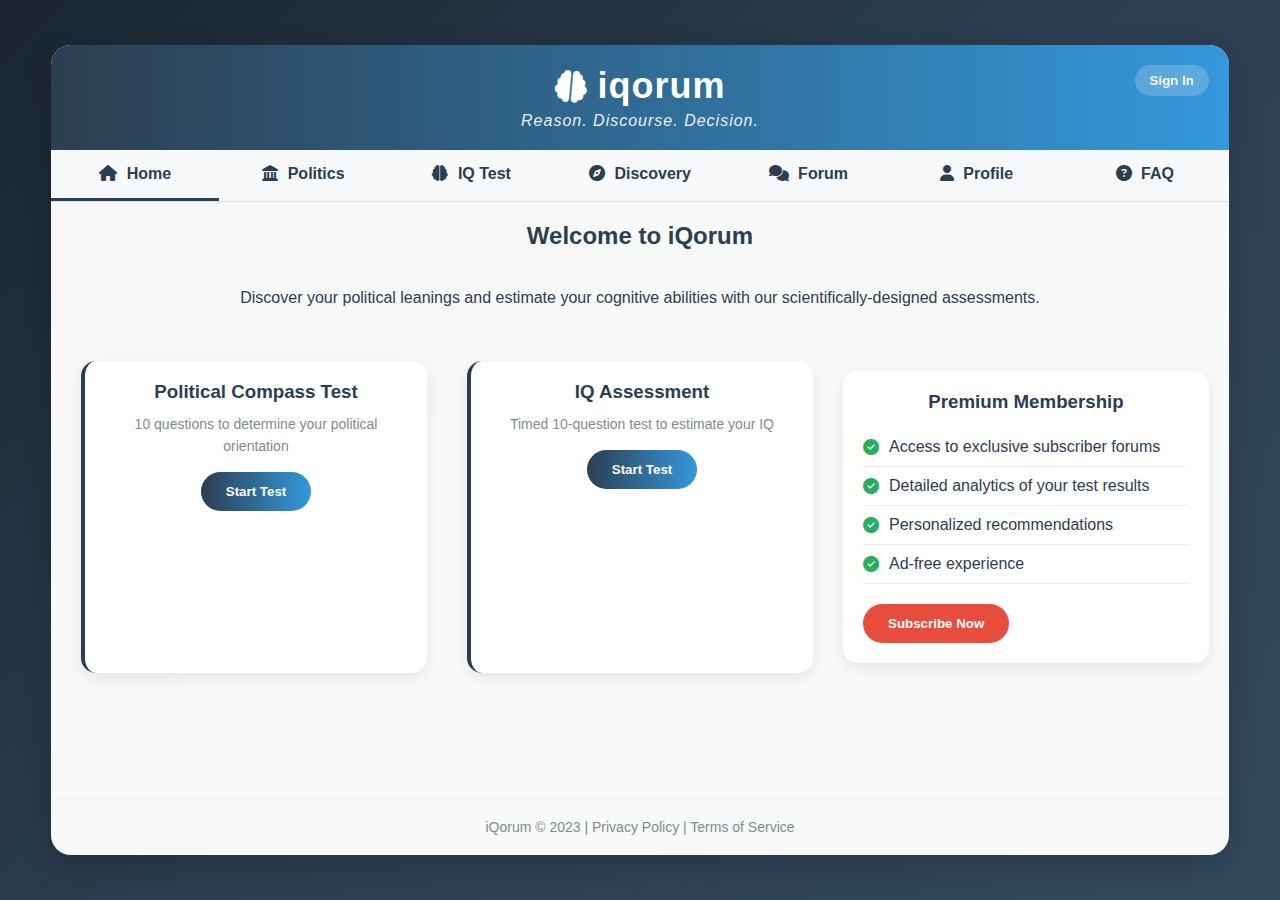
<file: .test.merge.html>
<!DOCTYPE html>
<html lang="en">
<head>
    <meta charset="UTF-8">
    <meta name="viewport" content="width=device-width, initial-scale=1.0">
    <title>iQorum - Intelligent Political Discourse</title>
    <link rel="stylesheet" href="https://cdnjs.cloudflare.com/ajax/libs/font-awesome/6.4.0/css/all.min.css">
    <style>
        * {
            margin: 0;
            padding: 0;
            box-sizing: border-box;
            font-family: 'Segoe UI', Tahoma, Geneva, Verdana, sans-serif;
        }
        
        :root {
            --primary: #2c3e50;
            --secondary: #3498db;
            --accent: #e74c3c;
            --dark: #1a2530;
            --light: #f8f9fa;
            --text: #2c3e50;
            --text-light: #7f8c8d;
            --success: #27ae60;
            --warning: #f39c12;
            --danger: #e74c3c;
        }
        
        body {
            background: linear-gradient(135deg, var(--dark), #2c3e50, #34495e);
            color: var(--text);
            min-height: 100vh;
            padding: 20px;
            display: flex;
            justify-content: center;
            align-items: center;
        }
        
        .container {
            width: 100%;
            max-width: 1200px;
            margin: 0 auto;
            background: rgba(255, 255, 255, 0.97);
            border-radius: 20px;
            box-shadow: 0 10px 30px rgba(0, 0, 0, 0.2);
            overflow: hidden;
            display: flex;
            flex-direction: column;
            min-height: 90vh;
        }
        
        header {
            background: linear-gradient(to right, var(--primary), var(--secondary));
            color: white;
            padding: 20px;
            text-align: center;
            position: relative;
            flex-shrink: 0;
        }
        
        .logo {
            font-size: 36px;
            font-weight: 800;
            margin-bottom: 5px;
            display: flex;
            align-items: center;
            justify-content: center;
            gap: 10px;
            letter-spacing: 1px;
            text-transform: lowercase;
            font-family: 'Trebuchet MS', sans-serif;
        }
        
        .logo-icon {
            font-size: 32px;
            transform: rotate(5deg);
        }
        
        .tagline {
            font-size: 16px;
            opacity: 0.9;
            font-style: italic;
            margin-top: 5px;
            letter-spacing: 1px;
        }
        
        .tabs {
            display: flex;
            background: var(--light);
            border-bottom: 1px solid #e0e0e0;
            overflow-x: auto;
            scrollbar-width: none;
            flex-shrink: 0;
            z-index: 100;
        }
        
        .tabs::-webkit-scrollbar {
            display: none;
        }
        
        .tab {
            flex: 1;
            min-width: 90px;
            padding: 15px 12px;
            text-align: center;
            font-weight: 600;
            cursor: pointer;
            transition: all 0.3s ease;
            border-bottom: 3px solid transparent;
            white-space: nowrap;
        }
        
        .tab.active {
            border-bottom: 3px solid var(--primary);
            color: var(--primary);
        }
        
        .tab i {
            margin-right: 5px;
        }
        
        .content {
            flex: 1;
            display: flex;
            flex-direction: column;
            overflow: hidden;
            position: relative;
        }
        
        .section {
            display: none;
            flex-direction: column;
            padding: 20px;
            overflow-y: auto;
            height: 100%;
        }
        
        .section.active {
            display: flex;
            animation: fadeIn 0.5s ease;
        }
        
        @keyframes fadeIn {
            from { opacity: 0; transform: translateY(10px); }
            to { opacity: 1; transform: translateY(0); }
        }

        .section-content {
            flex: 1;
            overflow-y: auto;
            padding: 10px;
        }
        
        .welcome {
            text-align: center;
        }
        
        .welcome h2 {
            color: var(--primary);
            margin-bottom: 15px;
        }
        
        .welcome p {
            margin-bottom: 20px;
            line-height: 1.6;
        }
        
        .app-card {
            background: white;
            border-radius: 15px;
            padding: 20px;
            margin: 20px 0;
            box-shadow: 0 5px 15px rgba(0, 0, 0, 0.08);
            text-align: center;
            transition: transform 0.3s ease;
            cursor: pointer;
            border-left: 4px solid var(--primary);
        }
        
        .app-card:active {
            transform: scale(0.98);
        }
        
        .app-card h3 {
            color: var(--primary);
            margin-bottom: 10px;
        }
        
        .app-card p {
            color: var(--text-light);
            margin-bottom: 15px;
            font-size: 14px;
        }
        
        .btn {
            background: linear-gradient(to right, var(--primary), var(--secondary));
            color: white;
            border: none;
            padding: 12px 25px;
            border-radius: 50px;
            font-weight: 600;
            cursor: pointer;
            transition: all 0.3s ease;
            display: inline-block;
            text-decoration: none;
        }
        
        .btn:hover {
            opacity: 0.9;
            transform: translateY(-2px);
        }
        
        .btn-secondary {
            background: var(--light);
            color: var(--text);
        }
        
        .btn-accent {
            background: var(--accent);
            color: white;
        }
        
        .question {
            margin-bottom: 25px;
        }
        
        .question-text {
            font-weight: 600;
            margin-bottom: 15px;
            font-size: 18px;
        }
        
        .options {
            display: flex;
            flex-direction: column;
            gap: 12px;
        }
        
        .option {
            padding: 15px;
            background: #f5f7fb;
            border-radius: 10px;
            cursor: pointer;
            transition: all 0.2s ease;
            border: 2px solid transparent;
        }
        
        .option:hover {
            background: #e8eef9;
        }
        
        .option.selected {
            border-color: var(--primary);
            background: #e3eaf6;
        }
        
        .timer {
            text-align: center;
            font-size: 24px;
            font-weight: bold;
            color: var(--primary);
            margin: 20px 0;
        }
        
        .result {
            text-align: center;
            padding: 20px;
        }
        
        .result h3 {
            color: var(--primary);
            margin-bottom: 15px;
        }
        
        .score {
            font-size: 32px;
            font-weight: bold;
            color: var(--secondary);
            margin: 20px 0;
        }
        
        .political-compass {
            width: 300px;
            height: 300px;
            margin: 20px auto;
            background: #f0f4f9;
            border-radius: 10px;
            position: relative;
            border: 1px solid #ccc;
        }
        
        .compass-point {
            position: absolute;
            width: 20px;
            height: 20px;
            background: var(--accent);
            border-radius: 50%;
            transform: translate(-50%, -50%);
        }
        
        .discovery-grid {
            display: grid;
            grid-template-columns: repeat(auto-fill, minmax(140px, 1fr));
            gap: 15px;
            margin-top: 20px;
        }
        
        .discovery-item {
            background: white;
            border-radius: 12px;
            padding: 15px;
            text-align: center;
            box-shadow: 0 4px 8px rgba(0, 0, 0, 0.08);
            cursor: pointer;
            transition: transform 0.2s ease;
        }
        
        .discovery-item:hover {
            transform: translateY(-5px);
        }
        
        .discovery-item i {
            font-size: 24px;
            color: var(--primary);
            margin-bottom: 10px;
        }
        
        .forum-container {
            margin-top: 20px;
        }
        
        .forum-tabs {
            display: flex;
            gap: 10px;
            margin-bottom: 20px;
            overflow-x: auto;
            scrollbar-width: none;
        }
        
        .forum-tabs::-webkit-scrollbar {
            display: none;
        }
        
        .forum-tab {
            padding: 10px 20px;
            background: var(--light);
            border-radius: 50px;
            cursor: pointer;
            white-space: nowrap;
            font-weight: 600;
        }
        
        .forum-tab.active {
            background: var(--primary);
            color: white;
        }
        
        .forum-content {
            display: none;
        }
        
        .forum-content.active {
            display: block;
        }
        
        .thread {
            background: white;
            border-radius: 12px;
            padding: 15px;
            margin-bottom: 15px;
            box-shadow: 0 2px 5px rgba(0, 0, 0, 0.08);
            transition: transform 0.2s ease;
        }
        
        .thread:hover {
            transform: translateY(-3px);
        }
        
        .thread-header {
            display: flex;
            justify-content: space-between;
            margin-bottom: 10px;
            font-size: 14px;
            color: var(--text-light);
        }
        
        .thread-title {
            font-weight: 600;
            margin-bottom: 10px;
            color: var(--primary);
        }
        
        .thread-preview {
            font-size: 14px;
            color: var(--text-light);
            margin-bottom: 10px;
        }
        
        .thread-meta {
            display: flex;
            gap: 15px;
            font-size: 12px;
            color: var(--text-light);
        }
        
        .locked-room {
            position: relative;
        }
        
        .locked-room::after {
            content: '';
            position: absolute;
            top: 0;
            left: 0;
            right: 0;
            bottom: 0;
            background: rgba(255, 255, 255, 0.8);
            border-radius: 12px;
            display: flex;
            align-items: center;
            justify-content: center;
            color: var(--accent);
            font-weight: bold;
            font-size: 18px;
        }
        
        .locked-room::before {
            content: '\f023';
            font-family: 'Font Awesome 5 Free';
            font-weight: 900;
            position: absolute;
            top: 50%;
            left: 50%;
            transform: translate(-50%, -50%);
            z-index: 2;
            font-size: 24px;
            color: var(--accent);
        }
        
        .feedback-form {
            background: white;
            border-radius: 15px;
            padding: 20px;
            margin-top: 20px;
            box-shadow: 0 5px 15px rgba(0, 0, 0, 0.08);
        }
        
        .form-group {
            margin-bottom: 15px;
        }
        
        .form-group label {
            display: block;
            margin-bottom: 5px;
            font-weight: 600;
        }
        
        .form-group input,
        .form-group textarea,
        .form-group select {
            width: 100%;
            padding: 12px;
            border: 1px solid #ddd;
            border-radius: 8px;
            font-size: 16px;
        }
        
        .form-group textarea {
            min-height: 120px;
            resize: vertical;
        }
        
        .faq-item {
            margin-bottom: 20px;
        }
        
        .faq-question {
            font-weight: 600;
            color: var(--primary);
            margin-bottom: 10px;
            cursor: pointer;
            display: flex;
            justify-content: space-between;
            align-items: center;
        }
        
        .faq-answer {
            color: var(--text-light);
            line-height: 1.6;
            padding: 10px;
            background: var(--light);
            border-radius: 8px;
        }
        
        footer {
            text-align: center;
            padding: 20px;
            color: var(--text-light);
            font-size: 14px;
            border-top: 1px solid #eee;
            flex-shrink: 0;
        }
        
        .progress-bar {
            height: 6px;
            background: #e0e0e0;
            border-radius: 3px;
            margin-bottom: 20px;
            overflow: hidden;
        }
        
        .progress {
            height: 100%;
            background: linear-gradient(to right, var(--primary), var(--secondary));
            width: 0%;
            transition: width 0.3s ease;
        }
        
        .subscription-info {
            background: white;
            border-radius: 15px;
            padding: 20px;
            margin: 20px 0;
            box-shadow: 0 5px 15px rgba(0, 0, 0, 0.08);
        }
        
        .subscription-info h3 {
            color: var(--primary);
            margin-bottom: 15px;
            text-align: center;
        }
        
        .benefits-list {
            list-style-type: none;
            margin-bottom: 20px;
        }
        
        .benefits-list li {
            padding: 10px 0;
            border-bottom: 1px solid #eee;
            display: flex;
            align-items: center;
            gap: 10px;
        }
        
        .benefits-list li i {
            color: var(--success);
        }
        
        /* Profile Section Styles */
        .profile-container {
            padding: 20px;
        }
        
        .profile-header {
            display: flex;
            align-items: center;
            gap: 20px;
            margin-bottom: 30px;
        }
        
        .profile-avatar {
            width: 80px;
            height: 80px;
            border-radius: 50%;
            background: linear-gradient(to right, var(--primary), var(--secondary));
            display: flex;
            align-items: center;
            justify-content: center;
            color: white;
            font-size: 32px;
            font-weight: bold;
        }
        
        .profile-info h2 {
            color: var(--primary);
            margin-bottom: 5px;
        }
        
        .profile-info p {
            color: var(--text-light);
        }
        
        .profile-stats {
            display: grid;
            grid-template-columns: repeat(2, 1fr);
            gap: 15px;
            margin-bottom: 30px;
        }
        
        .stat-card {
            background: white;
            border-radius: 12px;
            padding: 15px;
            text-align: center;
            box-shadow: 0 4px 8px rgba(0, 0, 0, 0.08);
        }
        
        .stat-value {
            font-size: 24px;
            font-weight: bold;
            color: var(--primary);
            margin-bottom: 5px;
        }
        
        .stat-label {
            color: var(--text-light);
            font-size: 14px;
        }
        
        .profile-section {
            background: white;
            border-radius: 15px;
            padding: 20px;
            margin-bottom: 20px;
            box-shadow: 0 5px 15px rgba(0, 0, 0, 0.08);
        }
        
        .profile-section h3 {
            color: var(--primary);
            margin-bottom: 15px;
            padding-bottom: 10px;
            border-bottom: 1px solid #eee;
        }
        
        .test-history {
            list-style-type: none;
        }
        
        .test-history li {
            padding: 15px 0;
            border-bottom: 1px solid #eee;
            display: flex;
            justify-content: space-between;
            align-items: center;
        }
        
        .test-history li:last-child {
            border-bottom: none;
        }
        
        .test-info {
            flex: 1;
        }
        
        .test-name {
            font-weight: 600;
            color: var(--primary);
            margin-bottom: 5px;
        }
        
        .test-date {
            font-size: 14px;
            color: var(--text-light);
        }
        
        .test-result {
            font-weight: 600;
            color: var(--secondary);
        }
        
        .privacy-note {
            background: #f8f9fa;
            border-left: 4px solid var(--primary);
            padding: 15px;
            margin: 20px 0;
            border-radius: 4px;
            font-size: 14px;
        }
        
        .privacy-note i {
            color: var(--primary);
            margin-right: 10px;
        }
        
        .login-btn {
            position: absolute;
            top: 20px;
            right: 20px;
            background: rgba(255, 255, 255, 0.2);
            color: white;
            border: none;
            padding: 8px 15px;
            border-radius: 50px;
            font-weight: 600;
            cursor: pointer;
            backdrop-filter: blur(10px);
        }
        
        @media (max-width: 480px) {
            .container {
                border-radius: 15px;
            }
            
            .tab {
                font-size: 14px;
                padding: 12px 8px;
            }
            
            .tab i {
                margin-right: 3px;
            }
            
            .logo {
                font-size: 28px;
            }
            
            .logo-icon {
                font-size: 28px;
            }
            
            .profile-stats {
                grid-template-columns: 1fr;
            }
            
            .profile-header {
                flex-direction: column;
                text-align: center;
            }
            
            .login-btn {
                position: relative;
                top: 0;
                right: 0;
                margin-top: 10px;
            }
        }

        /* Tablet and Desktop Styles */
        @media (min-width: 768px) {
            .container {
                height: 85vh;
                max-height: 800px;
            }
            
            .tabs {
                position: sticky;
                top: 0;
                z-index: 100;
            }
            
            .tab {
                min-width: 120px;
            }
            
            .content {
                overflow-y: auto;
            }
            
            .welcome {
                display: grid;
                grid-template-columns: 1fr 1fr;
                gap: 20px;
                text-align: left;
            }
            
            .welcome > h2, .welcome > p {
                grid-column: 1 / -1;
                text-align: center;
            }
            
            .discovery-grid {
                grid-template-columns: repeat(auto-fill, minmax(180px, 1fr));
            }
            
            .forum-container {
                flex-direction: row;
            }
            
            .forum-tabs {
                flex-direction: column;
                width: 200px;
                margin-right: 20px;
                margin-bottom: 0;
            }
            
            .forum-content {
                flex-grow: 1;
            }
            
            .profile-header {
                flex-direction: row;
                text-align: left;
            }
            
            .profile-stats {
                grid-template-columns: repeat(4, 1fr);
            }
        }
        
        @media (max-width: 767px) {
            .container {
                height: 92vh;
            }
            
            body {
                padding: 15px;
            }
            
            .tabs {
                position: sticky;
                top: 0;
                z-index: 100;
            }
        }

        /* Large Desktop Styles */
        @media (min-width: 1024px) {
            .container {
                max-width: 95%;
                margin: 2.5vh auto;
                height: 95vh;
            }
            
            .content {
                flex-direction: row;
                flex-wrap: wrap;
            }
            
            .section {
                flex: 1;
            }
            
            .welcome {
                grid-template-columns: 1fr 1fr 1fr;
            }
            
            .app-card {
                margin: 10px;
            }
        }
        
        /* Landscape Mobile Optimization */
        @media (max-height: 600px) and (orientation: landscape) {
            .container {
                height: 94vh;
                max-height: none;
            }
            
            header {
                padding: 15px 20px;
            }
            
            .logo {
                font-size: 28px;
                margin-bottom: 0;
            }
            
            .tagline {
                font-size: 14px;
            }
            
            .tabs {
                padding: 8px 0;
            }
            
            .tab {
                padding: 10px 8px;
                font-size: 14px;
            }
            
            .section {
                padding: 15px;
            }
        }

        /* Fix for tab visibility in desktop and landscape */
        @media (min-width: 768px), (max-height: 600px) and (orientation: landscape) {
            .content {
                overflow: visible;
            }
            
            .tabs {
                position: sticky;
                top: 0;
                z-index: 100;
                background: var(--light);
            }
            
            .section.active {
                overflow-y: auto;
                max-height: calc(100vh - 150px);
            }
        }
    </style>
</head>
<body>
    <div class="container">
        <header>
            <div class="logo">
                <i class="fas fa-brain logo-icon"></i>
                <span>iQorum</span>
            </div>
            <div class="tagline">Reason. Discourse. Decision.</div>
            <button class="login-btn">Sign In</button>
        </header>
        
        <div class="tabs">
            <div class="tab active" data-tab="home"><i class="fas fa-home"></i> Home</div>
            <div class="tab" data-tab="politics"><i class="fas fa-landmark"></i> Politics</div>
            <div class="tab" data-tab="iq"><i class="fas fa-brain"></i> IQ Test</div>
            <div class="tab" data-tab="discovery"><i class="fas fa-compass"></i> Discovery</div>
            <div class="tab" data-tab="forum"><i class="fas fa-comments"></i> Forum</div>
            <div class="tab" data-tab="profile"><i class="fas fa-user"></i> Profile</div>
            <div class="tab" data-tab="faq"><i class="fas fa-question-circle"></i> FAQ</div>
        </div>
        
        <div class="content">
            <div class="section active" id="home">
                <div class="welcome">
                    <h2>Welcome to iQorum</h2>
                    <p>Discover your political leanings and estimate your cognitive abilities with our scientifically-designed assessments.</p>
                    
                    <div class="app-card" data-app="politics">
                        <h3>Political Compass Test</h3>
                        <p>10 questions to determine your political orientation</p>
                        <button class="btn">Start Test</button>
                    </div>
                    
                    <div class="app-card" data-app="iq">
                        <h3>IQ Assessment</h3>
                        <p>Timed 10-question test to estimate your IQ</p>
                        <button class="btn">Start Test</button>
                    </div>
                    
                    <div class="subscription-info">
                        <h3>Premium Membership</h3>
                        <ul class="benefits-list">
                            <li><i class="fas fa-check-circle"></i> Access to exclusive subscriber forums</li>
                            <li><i class="fas fa-check-circle"></i> Detailed analytics of your test results</li>
                            <li><i class="fas fa-check-circle"></i> Personalized recommendations</li>
                            <li><i class="fas fa-check-circle"></i> Ad-free experience</li>
                        </ul>
                        <button class="btn btn-accent">Subscribe Now</button>
                    </div>
                </div>
            </div>
            
            <div class="section" id="politics">
                <div class="progress-bar">
                    <div class="progress" id="politics-progress"></div>
                </div>
                
                <!-- Political Questions -->
                <div class="question active" id="politics-question-1">
                    <div class="question-text">1. What should be the government's primary role in the economy?</div>
                    <div class="options">
                        <div class="option" data-value="lib">Minimal intervention, free markets work best</div>
                        <div class="option" data-value="auth">Strong regulation to protect workers and consumers</div>
                        <div class="option" data-value="left">Redistribution of wealth and public ownership</div>
                        <div class="option" data-value="right">Creating favorable conditions for business growth</div>
                    </div>
                </div>
                
                <div class="question" id="politics-question-2">
                    <div class="question-text">2. How should society address income inequality?</div>
                    <div class="options">
                        <div class="option" data-value="left">Progressive taxation and wealth redistribution</div>
                        <div class="option" data-value="right">Encourage entrepreneurship and economic growth</div>
                        <div class="option" data-value="lib">Reduce government and let charity address needs</div>
                        <div class="option" data-value="auth">Government should mandate living wages and price controls</div>
                    </div>
                </div>
                
                <div class="question" id="politics-question-3">
                    <div class="question-text">3. What is your view on national defense spending?</div>
                    <div class="options">
                        <div class="option" data-value="left">Significantly reduce military spending</div>
                        <div class="option" data-value="lib">Maintain current levels with more oversight</div>
                        <div class="option" data-value="right">Increase spending to ensure national security</div>
                        <div class="option" data-value="auth">Spend whatever is necessary for absolute security</div>
                    </div>
                </div>
                
                <div class="question" id="politics-question-4">
                    <div class="question-text">4. How should healthcare be provided?</div>
                    <div class="options">
                        <div class="option" data-value="left">Universal healthcare funded by taxes</div>
                        <div class="option" data-value="auth">Government-regulated private system with mandates</div>
                        <div class="option" data-value="right">Private healthcare with minimal government involvement</div>
                        <div class="option" data-value="lib">Free market solutions with charity for those in need</div>
                    </div>
                </div>
                
                <div class="question" id="politics-question-5">
                    <div class="question-text">5. What is your stance on immigration?</div>
                    <div class="options">
                        <div class="option" data-value="left">Open borders with path to citizenship for all</div>
                        <div class="option" data-value="lib">Moderate immigration with simplified processes</div>
                        <div class="option" data-value="right">Strict vetting with emphasis on economic contribution</div>
                        <div class="option" data-value="auth">Strong borders with limited immigration</div>
                    </div>
                </div>
                
                <div class="question" id="politics-question-6">
                    <div class="question-text">6. How should education be managed?</div>
                    <div class="options">
                        <div class="option" data-value="left">Fully public education with equal funding for all</div>
                        <div class="option" data-value="auth">National standards with government oversight</div>
                        <div class="option" data-value="right">School choice with private options</div>
                        <div class="option" data-value="lib">Complete privatization of education</div>
                    </div>
                </div>
                
                <div class="question" id="politics-question-7">
                    <div class="question-text">7. What is your view on environmental regulation?</div>
                    <div class="options">
                        <div class="option" data-value="left">Strong regulations to protect the environment at any cost</div>
                        <div class="option" data-value="auth">Government should set and enforce strict standards</div>
                        <div class="option" data-value="right">Balance between environment and economic growth</div>
                        <div class="option" data-value="lib">Market-based solutions without heavy regulation</div>
                    </div>
                </div>
                
                <div class="question" id="politics-question-8">
                    <div class="question-text">8. How should social issues like marriage be handled?</div>
                    <div class="options">
                        <div class="option" data-value="left">Government should ensure equal rights for all</div>
                        <div class="option" data-value="lib">Government should not be involved in personal relationships</div>
                        <div class="option" data-value="right">Traditional values should be promoted</div>
                        <div class="option" data-value="auth">Government should enforce moral standards</div>
                    </div>
                </div>
                
                <div class="question" id="politics-question-9">
                    <div class="question-text">9. What is your view on gun control?</div>
                    <div class="options">
                        <div class="option" data-value="left">Strict gun control measures</div>
                        <div class="option" data-value="auth">Licensing and registration requirements</div>
                        <div class="option" data-value="right">Protect Second Amendment rights</div>
                        <div class="option" data-value="lib">Minimal restrictions on gun ownership</div>
                    </div>
                </div>
                
                <div class="question" id="politics-question-10">
                    <div class="question-text">10. How should government address crime?</div>
                    <div class="options">
                        <div class="option" data-value="left">Address root causes through social programs</div>
                        <div class="option" data-value="auth">Strong law enforcement and longer sentences</div>
                        <div class="option" data-value="right">Support police and punish offenders</div>
                        <div class="option" data-value="lib">Focus on individual rights and limited policing</div>
                    </div>
                </div>
                
                <div id="politics-result" class="result">
                    <h3>Your Political Compass</h3>
                    <p>Based on your answers, your political orientation is:</p>
                    <div class="score" id="politics-score">Centrist</div>
                    <div class="political-compass">
                        <div class="compass-point" id="user-point"></div>
                    </div>
                    <p id="politics-description">You show balanced views on both economic and social dimensions.</p>
                    <button class="btn" id="politics-restart">Take Again</button>
                </div>
            </div>
            
            <div class="section" id="iq">
                <div class="timer" id="iq-timer">10:00</div>
                <div class="progress-bar">
                    <div class="progress" id="iq-progress"></div>
                </div>
                
                <!-- IQ Questions -->
                <div class="question active" id="iq-question-1">
                    <div class="question-text">1. Which number comes next in the sequence: 2, 4, 8, 16, ?</div>
                    <div class="options">
                        <div class="option" data-value="incorrect">24</div>
                        <div class="option" data-value="correct">32</div>
                        <div class="option" data-value="incorrect">30</div>
                        <div class="option" data-value="incorrect">18</div>
                    </div>
                </div>
                
                <div class="question" id="iq-question-2">
                    <div class="question-text">2. If all Bloops are Razzies and all Razzies are Lazzies, then all Bloops are definitely Lazzies?</div>
                    <div class="options">
                        <div class="option" data-value="correct">True</div>
                        <div class="option" data-value="incorrect">False</div>
                    </div>
                </div>
                
                <div class="question" id="iq-question-3">
                    <div class="question-text">3. Which word does not belong: Apple, Banana, Carrot, Orange</div>
                    <div class="options">
                        <div class="option" data-value="incorrect">Apple</div>
                        <div class="option" data-value="incorrect">Banana</div>
                        <div class="option" data-value="correct">Carrot</div>
                        <div class="option" data-value="incorrect">Orange</div>
                    </div>
                </div>
                
                <div class="question" id="iq-question-4">
                    <div class="question-text">4. If you rearrange the letters "CIFAIPC" you would have the name of a(n):</div>
                    <div class="options">
                        <div class="option" data-value="incorrect">City</div>
                        <div class="option" data-value="incorrect">Animal</div>
                        <div class="option" data-value="incorrect">Ocean</div>
                        <div class="option" data-value="correct">Country</div>
                    </div>
                </div>
                
                <div class="question" id="iq-question-5">
                    <div class="question-text">5. Which one of the five is least like the other four?</div>
                    <div class="options">
                        <div class="option" data-value="incorrect">Dog</div>
                        <div class="option" data-value="incorrect">Mouse</div>
                        <div class="option" data-value="incorrect">Lion</div>
                        <div class="option" data-value="correct">Snake</div>
                    </div>
                </div>
                
                <div class="question" id="iq-question-6">
                    <div class="question-text">6. If some Wocks are Sliobs, and some Sliobs are Enacs, then some Wocks are definitely Enacs.</div>
                    <div class="options">
                        <div class="option" data-value="incorrect">True</div>
                        <div class="option" data-value="correct">False</div>
                    </div>
                </div>
                
                <div class="question" id="iq-question-7">
                    <div class="question-text">7. Which number should come next in the pattern: 37, 34, 31, 28, ?</div>
                    <div class="options">
                        <div class="option" data-value="incorrect">26</div>
                        <div class="option" data-value="correct">25</div>
                        <div class="option" data-value="incorrect">23</div>
                        <div class="option" data-value="incorrect">21</div>
                    </div>
                </div>
                
                <div class="question" id="iq-question-8">
                    <div class="question-text">8. Choose the word most similar to "Trust":</div>
                    <div class="options">
                        <div class="option" data-value="incorrect">Doubt</div>
                        <div class="option" data-value="incorrect">Suspect</div>
                        <div class="option" data-value="correct">Confidence</div>
                        <div class="option" data-value="incorrect">Question</div>
                    </div>
                </div>
                
                <div class="question" id="iq-question-9">
                    <div class="question-text">9. If all Zips are Zaps and some Zaps are Zops, then some Zips are definitely Zops.</div>
                    <div class="options">
                        <div class="option" data-value="incorrect">True</div>
                        <div class="option" data-value="correct">False</div>
                    </div>
                </div>
                
                <div class="question" id="iq-question-10">
                    <div class="question-text">10. What is the missing number in the sequence: 4, 9, 16, 25, ?</div>
                    <div class="options">
                        <div class="option" data-value="incorrect">34</div>
                        <div class="option" data-value="incorrect">38</div>
                        <div class="option" data-value="correct">36</div>
                        <div class="option" data-value="incorrect">41</div>
                    </div>
                </div>
                
                <div id="iq-result" class="result">
                    <h3>Your IQ Estimate</h3>
                    <p>Based on your performance, your estimated IQ is:</p>
                    <div class="score" id="iq-score">120</div>
                    <p id="iq-description">This places you in the above average range compared to the general population.</p>
                    <button class="btn" id="iq-restart">Take Again</button>
                </div>
            </div>
            
            <div class="section" id="discovery">
                <div class="welcome">
                    <h2>Discovery</h2>
                    <p>Explore insights about psychology, politics, and cognitive science.</p>
                </div>
                
                <div class="discovery-grid">
                    <div class="discovery-item">
                        <i class="fas fa-chart-line"></i>
                        <h4>Political Spectrum</h4>
                        <p>Understanding left vs. right</p>
                    </div>
                    <div class="discovery-item">
                        <i class="fas fa-brain"></i>
                        <h4>IQ Basics</h4>
                        <p>What IQ tests measure</p>
                    </div>
                    <div class="discovery-item">
                        <i class="fas fa-balance-scale"></i>
                        <h4>Cognitive Biases</h4>
                        <p>How we think</p>
                    </div>
                    <div class="discovery-item">
                        <i class="fas fa-globe"></i>
                        <h4>Worldview</h4>
                        <p>Shaping perspectives</p>
                    </div>
                    <div class="discovery-item">
                        <i class="fas fa-book"></i>
                        <h4>Resources</h4>
                        <p>Further reading</p>
                    </div>
                    <div class="discovery-item">
                        <i class="fas fa-user-friends"></i>
                        <h4>About Us</h4>
                        <p>Our methodology</p>
                    </div>
                </div>
                
                <div class="app-card">
                    <h3>Coming Soon</h3>
                    <p>User profiles, detailed analytics, and personalized recommendations</p>
                    <button class="btn">Notify Me</button>
                </div>
            </div>
            
            <div class="section" id="forum">
                <div class="welcome">
                    <h2>Community Forum</h2>
                    <p>Join the conversation and connect with other users.</p>
                </div>
                
                <div class="forum-tabs">
                    <div class="forum-tab active" data-forum="general">Active Discussion</div>
                    <div class="forum-tab" data-forum="pma">PMA (Positive Mental Attitude)</div>
                    <div class="forum-tab" data-forum="premium">Premium Lounge</div>
                </div>
                
                <div class="forum-content active" id="general-forum">
                    <div class="thread">
                        <div class="thread-header">
                            <span class="thread-author">JohnDoe</span>
                            <span class="thread-date">Today, 10:24 AM</span>
                        </div>
                        <div class="thread-title">What do you think about the latest political developments?</div>
                        <div class="thread-preview">I've been following the recent policy changes and wanted to get others' perspectives...</div>
                        <div class="thread-meta">
                            <span><i class="fas fa-comment"></i> 24 replies</span>
                            <span><i class="fas fa-eye"></i> 143 views</span>
                        </div>
                    </div>
                    
                    <div class="thread">
                        <div class="thread-header">
                            <span class="thread-author">PoliticalScientist</span>
                            <span class="thread-date">Yesterday, 4:56 PM</span>
                        </div>
                        <div class="thread-title">How accurate are these political tests really?</div>
                        <div class="thread-preview">I've taken several political compass tests and sometimes get different results...</div>
                        <div class="thread-meta">
                            <span><i class="fas fa-comment"></i> 18 replies</span>
                            <span><i class="fas fa-eye"></i> 98 views</span>
                        </div>
                    </div>
                    
                    <div class="thread">
                        <div class="thread-header">
                            <span class="thread-author">CuriousMind</span>
                            <span class="thread-date">Yesterday, 11:30 AM</span>
                        </div>
                        <div class="thread-title">Recommendations for learning more about political theory?</div>
                        <div class="thread-preview">I've become really interested in political ideologies lately and would like to...</div>
                        <div class="thread-meta">
                            <span><i class="fas fa-comment"></i> 32 replies</span>
                            <span><i class="fas fa-eye"></i> 210 views</span>
                        </div>
                    </div>
                    
                    <button class="btn">Start New Thread</button>
                </div>
                
                <div class="forum-content" id="pma-forum">
                    <div class="thread">
                        <div class="thread-header">
                            <span class="thread-author">PositivePaul</span>
                            <span class="thread-date">Today, 9:15 AM</span>
                        </div>
                        <div class="thread-title">Morning affirmations for a great day!</div>
                        <div class="thread-preview">I start every day with these positive affirmations and they've really changed my outlook...</div>
                        <div class="thread-meta">
                            <span><i class="fas fa-comment"></i> 15 replies</span>
                            <span><i class="fas fa-eye"></i> 87 views</span>
                        </div>
                    </div>
                    
                    <div class="thread">
                        <div class="thread-header">
                            <span class="thread-author">MindfulMary</span>
                            <span class="thread-date">Yesterday, 7:30 PM</span>
                        </div>
                        <div class="thread-title">Gratitude journaling practice</div>
                        <div class="thread-preview">I've been keeping a gratitude journal for 3 months now and wanted to share how it's...</div>
                        <div class="thread-meta">
                            <span><i class="fas fa-comment"></i> 22 replies</span>
                            <span><i class="fas fa-eye"></i> 124 views</span>
                        </div>
                    </div>
                    
                    <button class="btn">Start New Thread</button>
                </div>
                
                <div class="forum-content" id="premium-forum">
                    <div class="thread locked-room">
                        <div class="thread-header">
                            <span class="thread-author">Admin</span>
                            <span class="thread-date">Ongoing</span>
                        </div>
                        <div class="thread-title">Exclusive content for premium members</div>
                        <div class="thread-preview">This forum is reserved for our premium subscribers. Upgrade your account to access exclusive discussions, in-depth analysis, and special content.</div>
                        <div class="thread-meta">
                            <span><i class="fas fa-comment"></i> 56 replies</span>
                            <span><i class="fas fa-eye"></i> Subscribers only</span>
                        </div>
                    </div>
                    
                    <div class="subscription-info">
                        <h3>Unlock Premium Forums</h3>
                        <p>Upgrade your account to access exclusive subscriber-only content and discussions.</p>
                        <button class="btn btn-accent">Subscribe Now</button>
                    </div>
                </div>
            </div>
            
            <div class="section" id="profile">
                <div class="profile-container">
                    <div class="profile-header">
                        <div class="profile-avatar">JD</div>
                        <div class="profile-info">
                            <h2>JohnDoe</h2>
                            <p>Member since January 2023</p>
                        </div>
                    </div>
                    
                    <div class="privacy-note">
                        <i class="fas fa-shield-alt"></i>
                        Your privacy is protected. Only your username and test results are visible to others.
                    </div>
                    
                    <div class="profile-stats">
                        <div class="stat-card">
                            <div class="stat-value">Centrist</div>
                            <div class="stat-label">Political POS</div>
                        </div>
                        <div class="stat-card">
                            <div class="stat-value">124</div>
                            <div class="stat-label">IQ Level</div>
                        </div>
                        <div class="stat-card">
                            <div class="stat-value">12</div>
                            <div class="stat-label">Tests Taken</div>
                        </div>
                        <div class="stat-card">
                            <div class="stat-value">28</div>
                            <div class="stat-label">Forum Posts</div>
                        </div>
                    </div>
                    
                    <div class="profile-section">
                        <h3>Test History</h3>
                        <ul class="test-history">
                            <li>
                                <div class="test-info">
                                    <div class="test-name">Political Compass Test</div>
                                    <div class="test-date">Completed on: October 15, 2023</div>
                                </div>
                                <div class="test-result">Centrist</div>
                            </li>
                            <li>
                                <div class="test-info">
                                    <div class="test-name">IQ Assessment</div>
                                    <div class="test-date">Completed on: October 10, 2023</div>
                                </div>
                                <div class="test-result">124</div>
                            </li>
                            <li>
                                <div class="test-info">
                                    <div class="test-name">Political Compass Test</div>
                                    <div class="test-date">Completed on: September 28, 2023</div>
                                </div>
                                <div class="test-result">Center-Left</div>
                            </li>
                        </ul>
                    </div>
                    
                    <div class="profile-section">
                        <h3>Recent Forum Activity</h3>
                        <ul class="test-history">
                            <li>
                                <div class="test-info">
                                    <div class="test-name">How accurate are these political tests really?</div>
                                    <div class="test-date">Posted in: Active Discussion</div>
                                </div>
                                <div class="test-result">18 replies</div>
                            </li>
                            <li>
                                <div class="test-info">
                                    <div class="test-name">Morning affirmations for a great day!</div>
                                    <div class="test-date">Posted in: PMA</div>
                                </div>
                                <div class="test-result">5 replies</div>
                            </li>
                        </ul>
                    </div>
                </div>
            </div>
            
            <div class="section" id="faq">
                <div class="welcome">
                    <h2>Frequently Asked Questions</h2>
                    <p>Find answers to common questions about our platform and tests.</p>
                </div>
                
                <div class="faq-item">
                    <div class="faq-question">How accurate are the political test results? <i class="fas fa-chevron-down"></i></div>
                    <div class="faq-answer">Our political test is based on established political science frameworks and has been validated through extensive research. However, it's important to remember that these tests provide an estimate of your political leanings rather than a definitive categorization.</div>
                </div>
                
                <div class="faq-item">
                    <div class="faq-question">Is the IQ test a real IQ assessment? <i class="fas fa-chevron-down"></i></div>
                    <div class="faq-answer">Our IQ test is designed to provide an estimate of your cognitive abilities based on pattern recognition, logical reasoning, and problem-solving skills. While it correlates with standard IQ measures, it is not a substitute for a professionally administered IQ test.</div>
                </div>
                
                <div class="faq-item">
                    <div class="faq-question">How can I access premium features? <i class="fas fa-chevron-down"></i></div>
                    <div class="faq-answer">Premium features can be accessed by subscribing to our monthly or annual plan. This includes detailed analytics, personalized recommendations, and access to exclusive subscriber forums.</div>
                </div>
                
                <div class="faq-item">
                    <div class="faq-question">How do I reset my password? <i class="fas fa-chevron-down"></i></div>
                    <div class="faq-answer">You can reset your password by going to the login page and clicking on "Forgot Password". You'll receive an email with instructions to reset your password.</div>
                </div>
                
                <div class="faq-item">
                    <div class="faq-question">What information is visible on my public profile? <i class="fas fa-chevron-down"></i></div>
                    <div class="faq-answer">For privacy reasons, only your username, political orientation, and IQ level are visible to other users. Your email address and other personal information are never displayed publicly.</div>
                </div>
                
                <div class="feedback-form">
                    <h3>Submit Feedback</h3>
                    <p>We value your input! Let us know how we can improve.</p>
                    
                    <div class="form-group">
                        <label for="name">Name</label>
                        <input type="text" id="name" placeholder="Your name">
                    </div>
                    
                    <div class="form-group">
                        <label for="email">Email</label>
                        <input type="email" id="email" placeholder="Your email address">
                    </div>
                    
                    <div class="form-group">
                        <label for="category">Category</label>
                        <select id="category">
                            <option value="">Select a category</option>
                            <option value="test">Test Accuracy</option>
                            <option value="ui">User Interface</option>
                            <option value="feature">Feature Request</option>
                            <option value="bug">Bug Report</option>
                            <option value="other">Other</option>
                        </select>
                    </div>
                    
                    <div class="form-group">
                        <label for="message">Your Feedback</label>
                        <textarea id="message" placeholder="Please provide your feedback here..."></textarea>
                    </div>
                    
                    <button class="btn">Submit Feedback</button>
                </div>
            </div>
        </div>
        
        <footer>
            <p>iQorum &copy; 2023 | Privacy Policy | Terms of Service</p>
        </footer>
    </div>

    <script>
        document.addEventListener('DOMContentLoaded', function() {
            // Tab navigation
            const tabs = document.querySelectorAll('.tab');
            const sections = document.querySelectorAll('.section');
            
            tabs.forEach(tab => {
                tab.addEventListener('click', () => {
                    const tabName = tab.getAttribute('data-tab');
                    
                    // Update active tab
                    tabs.forEach(t => t.classList.remove('active'));
                    tab.classList.add('active');
                    
                    // Show corresponding section
                    sections.forEach(section => {
                        section.classList.remove('active');
                        if (section.id === tabName) {
                            section.classList.add('active');
                        }
                    });
                });
            });
            
            // App card navigation
            const appCards = document.querySelectorAll('.app-card');
            appCards.forEach(card => {
                card.addEventListener('click', (e) => {
                    if (e.target.classList.contains('btn') || card.getAttribute('data-app')) {
                        const app = card.getAttribute('data-app');
                        
                        // Update active tab
                        tabs.forEach(t => t.classList.remove('active'));
                        document.querySelector(`.tab[data-tab="${app}"]`).classList.add('active');
                        
                        // Show corresponding section
                        sections.forEach(section => {
                            section.classList.remove('active');
                            if (section.id === app) {
                                section.classList.add('active');
                            }
                        });
                    }
                });
            });
            
            // Forum tab navigation
            const forumTabs = document.querySelectorAll('.forum-tab');
            const forumContents = document.querySelectorAll('.forum-content');
            
            forumTabs.forEach(tab => {
                tab.addEventListener('click', () => {
                    const forumId = tab.getAttribute('data-forum');
                    
                    // Update active forum tab
                    forumTabs.forEach(t => t.classList.remove('active'));
                    tab.classList.add('active');
                    
                    // Show corresponding forum content
                    forumContents.forEach(content => {
                        content.classList.remove('active');
                        if (content.id === `${forumId}-forum`) {
                            content.classList.add('active');
                        }
                    });
                });
            });
            
            // FAQ accordion functionality
            const faqQuestions = document.querySelectorAll('.faq-question');
            
            faqQuestions.forEach(question => {
                question.addEventListener('click', () => {
                    const answer = question.nextElementSibling;
                    const isVisible = answer.style.display === 'block';
                    
                    // Close all answers
                    document.querySelectorAll('.faq-answer').forEach(ans => {
                        ans.style.display = 'none';
                    });
                    
                    // Reset all icons
                    document.querySelectorAll('.faq-question i').forEach(icon => {
                        icon.className = 'fas fa-chevron-down';
                    });
                    
                    // Open this answer if it was closed
                    if (!isVisible) {
                        answer.style.display = 'block';
                        question.querySelector('i').className = 'fas fa-chevron-up';
                    }
                });
            });
            
            // Politics test logic
            const politicsQuestions = document.querySelectorAll('#politics .question');
            const politicsOptions = document.querySelectorAll('#politics .option');
            let politicsAnswers = [];
            let currentPoliticsQuestion = 1;
            
            // Hide all politics questions except the first one
            politicsQuestions.forEach((question, index) => {
                if (index !== 0) {
                    question.classList.remove('active');
                }
            });
            
            politicsOptions.forEach(option => {
                option.addEventListener('click', () => {
                    // Mark selected option
                    option.parentElement.querySelectorAll('.option').forEach(opt => {
                        opt.classList.remove('selected');
                    });
                    option.classList.add('selected');
                    
                    // Store answer
                    const questionId = option.closest('.question').id;
                    politicsAnswers[questionId] = option.getAttribute('data-value');
                    
                    // Update progress
                    const progressPercentage = (currentPoliticsQuestion / 10) * 100;
                    document.getElementById('politics-progress').style.width = `${progressPercentage}%`;
                    
                    // Move to next question after delay
                    setTimeout(() => {
                        document.getElementById(`politics-question-${currentPoliticsQuestion}`).classList.remove('active');
                        
                        if (currentPoliticsQuestion < 10) {
                            currentPoliticsQuestion++;
                            document.getElementById(`politics-question-${currentPoliticsQuestion}`).classList.add('active');
                        } else {
                            // Show result after last question
                            document.getElementById('politics-result').classList.add('active');
                            
                            // Calculate and display result
                            const result = calculatePoliticalResult(politicsAnswers);
                            document.getElementById('politics-score').textContent = result.label;
                            document.getElementById('politics-description').textContent = result.description;
                            
                            // Position point on compass
                            document.getElementById('user-point').style.top = `${result.y}%`;
                            document.getElementById('user-point').style.left = `${result.x}%`;
                        }
                    }, 800);
                });
            });
            
            // Calculate political result based on answers
            function calculatePoliticalResult(answers) {
                // Simplified calculation for demo purposes
                // In a real app, this would be more sophisticated
                let leftRightScore = 0;
                let authLibScore = 0;
                
                for (const question in answers) {
                    const answer = answers[question];
                    
                    if (answer === 'left') leftRightScore -= 1;
                    if (answer === 'right') leftRightScore += 1;
                    if (answer === 'auth') authLibScore += 1;
                    if (answer === 'lib') authLibScore -= 1;
                }
                
                // Normalize scores to percentages
                const x = 50 + (leftRightScore * 10);
                const y = 50 + (authLibScore * 10);
                
                // Determine label based on position
                let label = '';
                let description = '';
                
                if (x < 40 && y < 40) {
                    label = 'Libertarian Left';
                    description = 'You favor personal freedom and economic equality.';
                } else if (x < 40 && y > 60) {
                    label = 'Authoritarian Left';
                    description = 'You favor economic equality and strong social structure.';
                } else if (x > 60 && y < 40) {
                    label = 'Libertarian Right';
                    description = 'You favor free markets and personal freedom.';
                } else if (x > 60 && y > 60) {
                    label = 'Authoritarian Right';
                    description = 'You favor strong authority and free markets.';
                } else if (x < 40) {
                    label = 'Left-Leaning';
                    description = 'You generally favor economic equality.';
                } else if (x > 60) {
                    label = 'Right-Leaning';
                    description = 'You generally favor free markets.';
                } else if (y < 40) {
                    label = 'Libertarian';
                    description = 'You generally favor personal freedom.';
                } else if (y > 60) {
                    label = 'Authoritarian';
                    description = 'You generally favor strong social structure.';
                } else {
                    label = 'Centrist';
                    description = 'You show balanced views on both economic and social dimensions.';
                }
                
                return { x, y, label, description };
            }
            
            // IQ test logic
            const iqQuestions = document.querySelectorAll('#iq .question');
            const iqOptions = document.querySelectorAll('#iq .option');
            let iqAnswers = [];
            let currentIqQuestion = 1;
            let timeLeft = 600; // 10 minutes in seconds
            let iqTimer;
            
            // Hide all IQ questions except the first one
            iqQuestions.forEach((question, index) => {
                if (index !== 0) {
                    question.classList.remove('active');
                }
            });
            
            // Start timer when IQ test is opened
            document.querySelector('.tab[data-tab="iq"]').addEventListener('click', startIqTimer);
            
            function startIqTimer() {
                clearInterval(iqTimer);
                timeLeft = 600;
                updateIqTimer();
                
                iqTimer = setInterval(() => {
                    timeLeft--;
                    updateIqTimer();
                    
                    if (timeLeft <= 0) {
                        clearInterval(iqTimer);
                        showIqResult();
                    }
                }, 1000);
            }
            
            function updateIqTimer() {
                const minutes = Math.floor(timeLeft / 60);
                const seconds = timeLeft % 60;
                document.getElementById('iq-timer').textContent = 
                    `${minutes.toString().padStart(2, '0')}:${seconds.toString().padStart(2, '0')}`;
            }
            
            iqOptions.forEach(option => {
                option.addEventListener('click', () => {
                    // Mark selected option
                    option.parentElement.querySelectorAll('.option').forEach(opt => {
                        opt.classList.remove('selected');
                    });
                    option.classList.add('selected');
                    
                    // Store answer
                    const questionId = option.closest('.question').id;
                    iqAnswers[questionId] = option.getAttribute('data-value');
                    
                    // Update progress
                    const progressPercentage = (currentIqQuestion / 10) * 100;
                    document.getElementById('iq-progress').style.width = `${progressPercentage}%`;
                    
                    // Move to next question after delay
                    setTimeout(() => {
                        document.getElementById(`iq-question-${currentIqQuestion}`).classList.remove('active');
                        
                        if (currentIqQuestion < 10) {
                            currentIqQuestion++;
                            document.getElementById(`iq-question-${currentIqQuestion}`).classList.add('active');
                        } else {
                            // Show result after last question
                            showIqResult();
                        }
                    }, 800);
                });
            });
            
            function showIqResult() {
                clearInterval(iqTimer);
                document.getElementById('iq-result').classList.add('active');
                
                // Calculate score
                let score = 0;
                for (const question in iqAnswers) {
                    if (iqAnswers[question] === 'correct') {
                        score++;
                    }
                }
                
                // Map score to IQ (simplified for demo)
                const iqScore = 90 + (score * 5);
                document.getElementById('iq-score').textContent = iqScore;
                
                // Description based on score
                let description = '';
                if (iqScore < 90) description = 'This places you in the below average range.';
                else if (iqScore < 110) description = 'This places you in the average range.';
                else if (iqScore < 130) description = 'This places you in the above average range.';
                else description = 'This places you in the superior range.';
                
                document.getElementById('iq-description').textContent = description;
                
                // Update profile stats
                document.querySelector('.profile-stats .stat-card:nth-child(2) .stat-value').textContent = iqScore;
            }
            
            // Restart buttons
            document.getElementById('politics-restart').addEventListener('click', () => {
                document.getElementById('politics-result').classList.remove('active');
                politicsQuestions.forEach((question, index) => {
                    if (index === 0) {
                        question.classList.add('active');
                    } else {
                        question.classList.remove('active');
                    }
                });
                document.getElementById('politics-progress').style.width = '0%';
                politicsAnswers = [];
                currentPoliticsQuestion = 1;
            });
            
            document.getElementById('iq-restart').addEventListener('click', () => {
                document.getElementById('iq-result').classList.remove('active');
                iqQuestions.forEach((question, index) => {
                    if (index === 0) {
                        question.classList.add('active');
                    } else {
                        question.classList.remove('active');
                    }
                });
                document.getElementById('iq-progress').style.width = '0%';
                iqAnswers = [];
                currentIqQuestion = 1;
                startIqTimer();
            });
            
            // Feedback form submission
            document.querySelector('#faq .btn').addEventListener('click', () => {
                alert('Thank you for your feedback! In a real implementation, this would be sent to our servers.');
            });
        });
    </script>
</body>
</html>
</file>
